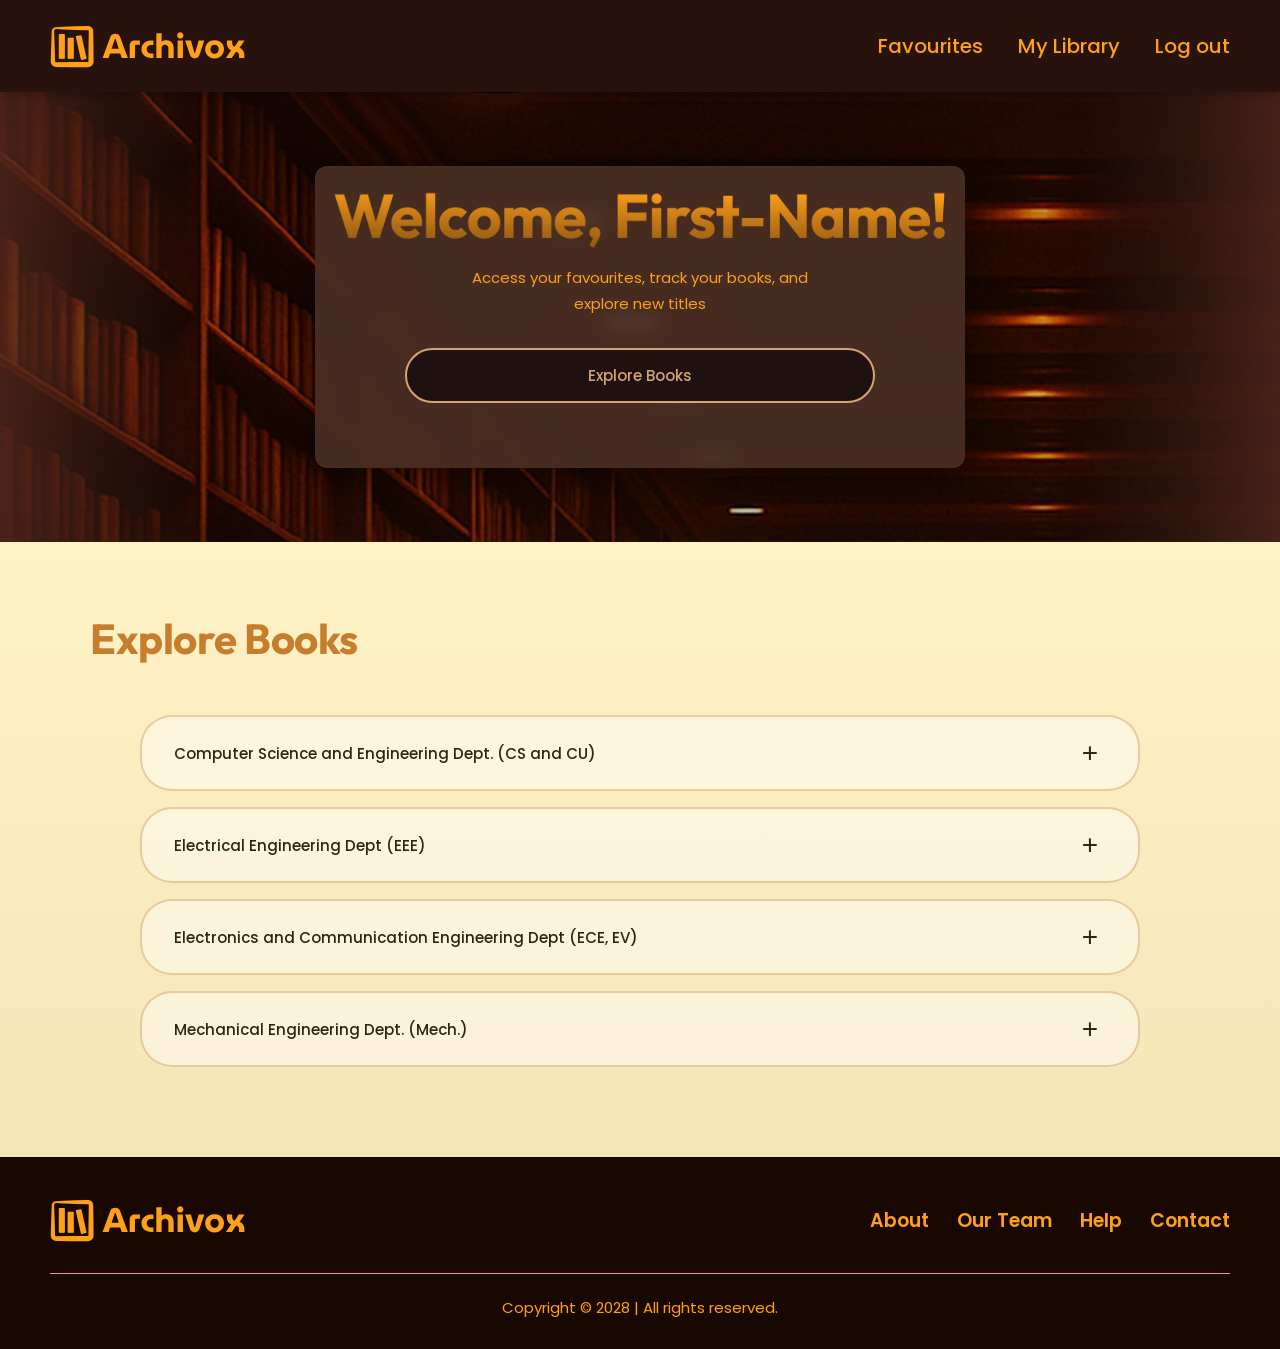
<file: index.html>
<!DOCTYPE html>
<html lang="en">
<head>
    <meta charset="UTF-8">
    <meta name="viewport" content="width=device-width, initial-scale=1.0">
    <title>Archiviox</title>
    <link href="https://fonts.googleapis.com/css2?family=Outfit:wght@300;400;500;600;700;800&family=Poppins:wght@300;400;500;600&display=swap" rel="stylesheet">
    <link rel="stylesheet" href="styles.css">
</head>
<body>
    <script src="script.js"></script>

    <!-- Header Navigation -->
    <header class="header">
        <div class="logo">
            <img src="/Assets/Archivox logo.svg" alt="">
        </div>
        <nav class="nav">
            <a href="#favourites" class="nav-link">Favourites</a>
            <a href="#library" class="nav-link">My Library</a>
            <a href="#logout" class="nav-link">Log out</a>
        </nav>
    </header>

    <!-- Hero Section with Library Background -->
    <section class="hero">
        <div class="hero-overlay"></div>
        <div class="library-shelf library-shelf-left"></div>
        <div class="library-shelf library-shelf-right"></div>
        <div class="hero-content">
            <img src="/Assets/Welcome, First-Name!.png" alt="">
            <p class="hero-subtitle">Access your favourites, track your books, and<br>explore new titles</p>
            <a href="#explore" class="btn-explore">Explore Books</a>
        </div>
    </section>

    <!-- Explore Books Section -->
    <section class="explore-section" id="explore">
        <h2 class="explore-title">Explore Books</h2>
        <div class="departments-container">
            <div class="department-card">
                <span class="department-name">Computer Science and Engineering Dept. (CS and CU)</span>
                <button class="expand-btn" aria-label="Expand">+</button>
            </div>
            <div class="department-card">
                <span class="department-name">Electrical Engineering Dept (EEE)</span>
                <button class="expand-btn" aria-label="Expand">+</button>
            </div>
            <div class="department-card">
                <span class="department-name">Electronics and Communication Engineering Dept (ECE, EV)</span>
                <button class="expand-btn" aria-label="Expand">+</button>
            </div>
            <div class="department-card">
                <span class="department-name">Mechanical Engineering Dept. (Mech.)</span>
                <button class="expand-btn" aria-label="Expand">+</button>
            </div>
        </div>
    </section>

    <!-- Footer -->
    <footer class="footer">
        <div class="footer-content">
            <div class="footer-logo">
                <img src="/Assets/Archivox logo.svg" alt="">
            </div>
            <nav class="footer-nav">
                <a href="#about" class="footer-link">About</a>
                <a href="#team" class="footer-link">Our Team</a>
                <a href="#help" class="footer-link">Help</a>
                <a href="#contact" class="footer-link">Contact</a>
            </nav>
        </div>
        <div class="copyright">
            Copyright © 2028 | All rights reserved.
        </div>
    </footer>
</body>
</html>
</file>
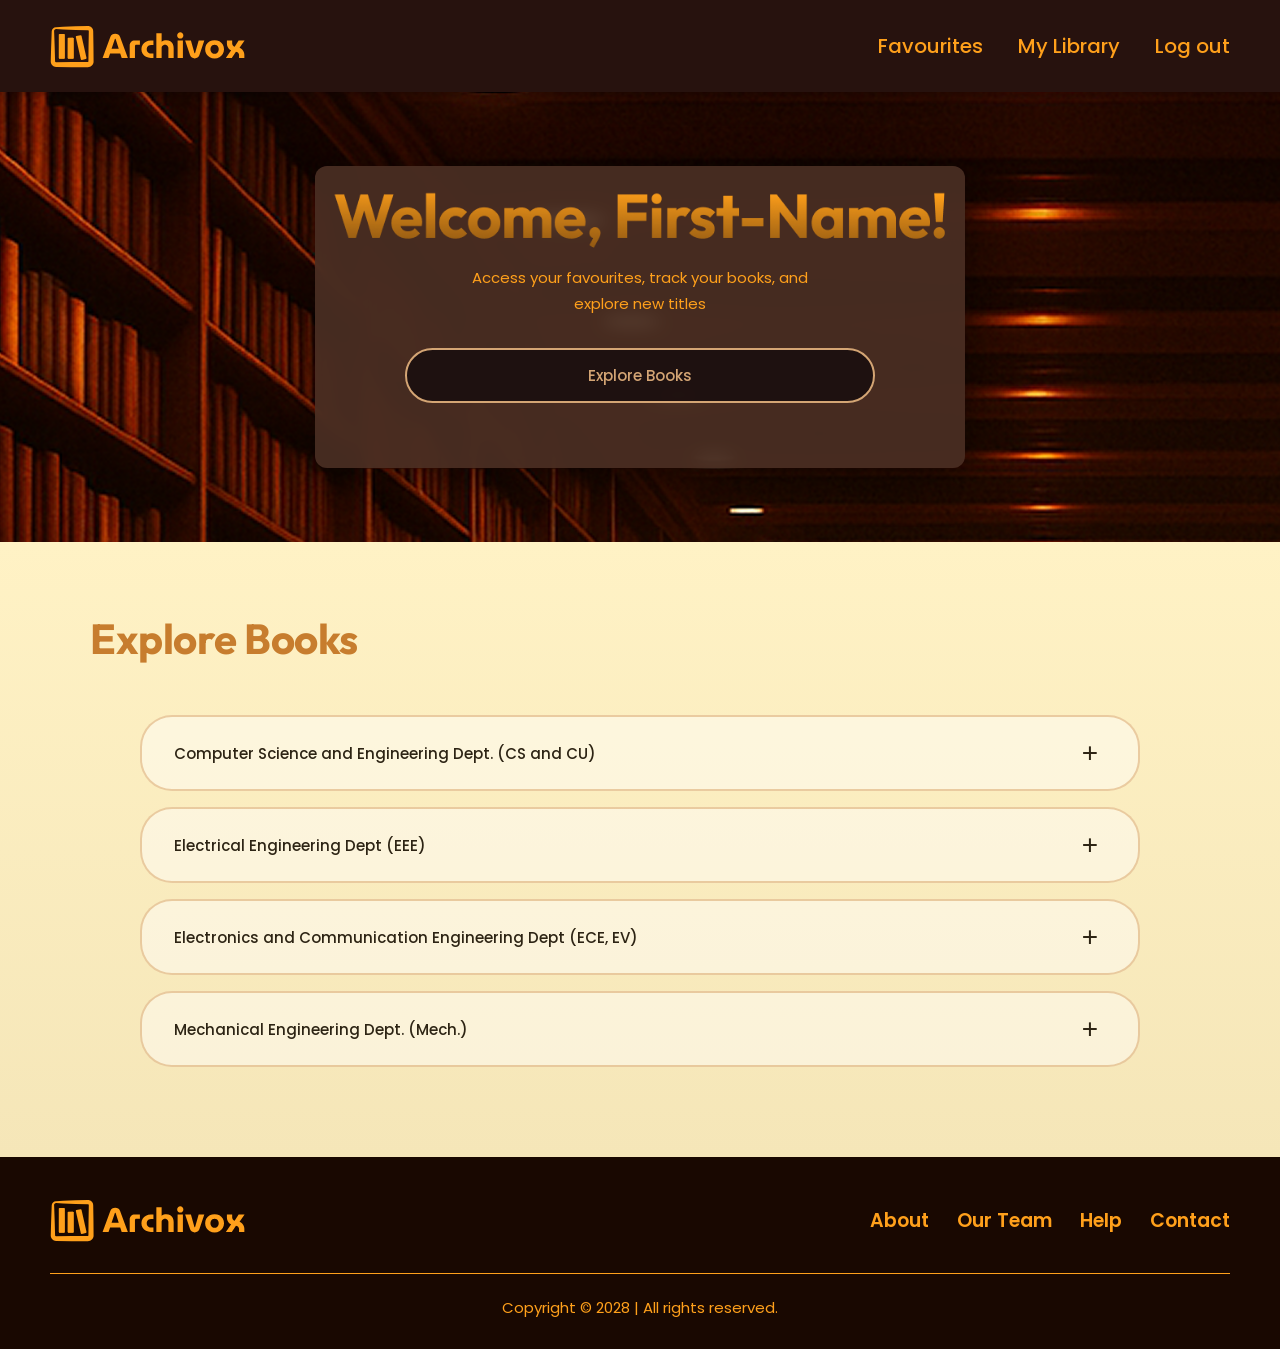
<file: dept.html>
<!DOCTYPE html>
<html lang="en">
<head>
    <meta charset="UTF-8">
    <meta name="viewport" content="width=device-width, initial-scale=1.0">
    <title>Archiviox</title>
    <link href="https://fonts.googleapis.com/css2?family=Outfit:wght@300;400;500;600;700;800&family=Poppins:wght@300;400;500;600&display=swap" rel="stylesheet">
    <link rel="stylesheet" href="styles.css">
</head>
<body>
    <script src="script.js"></script>

    <!-- Header Navigation -->
    <header class="header">
        <div class="logo">
            <img src="/Assets/Archivox logo.svg" alt="">
        </div>
        <nav class="nav">
            <a href="#favourites" class="nav-link">Favourites</a>
            <a href="#library" class="nav-link">My Library</a>
            <a href="#logout" class="nav-link">Log out</a>
        </nav>
    </header>

    <!-- Hero Section with Library Background -->
    <section class="hero">
        <div class="hero-content">
            <img src="/Assets/Welcome, First-Name!.png" alt="">
            <p class="hero-subtitle">Access your favourites, track your books, and<br>explore new titles</p>
            <a href="#explore" class="btn-explore">Explore Books</a>
        </div>
    </section>

    <!-- Explore Books Section -->
    <section class="explore-section" id="explore">
        <h2 class="explore-title">Explore Books</h2>
        <div class="departments-container">
            <div class="department-card">
                <span class="department-name">Computer Science and Engineering Dept. (CS and CU)</span>
                <button class="expand-btn" aria-label="Expand">+</button>
            </div>
            <div class="department-card">
                <span class="department-name">Electrical Engineering Dept (EEE)</span>
                <button class="expand-btn" aria-label="Expand">+</button>
            </div>
            <div class="department-card">
                <span class="department-name">Electronics and Communication Engineering Dept (ECE, EV)</span>
                <button class="expand-btn" aria-label="Expand">+</button>
            </div>
            <div class="department-card">
                <span class="department-name">Mechanical Engineering Dept. (Mech.)</span>
                <button class="expand-btn" aria-label="Expand">+</button>
            </div>
        </div>
    </section>

    <!-- Footer -->
    <footer class="footer">
        <div class="footer-content">
            <div class="footer-logo">
                <img src="/Assets/Archivox logo.svg" alt="">
            </div>
            <nav class="footer-nav">
                <a href="#about" class="footer-link">About</a>
                <a href="#team" class="footer-link">Our Team</a>
                <a href="#help" class="footer-link">Help</a>
                <a href="#contact" class="footer-link">Contact</a>
            </nav>
        </div>
        <div class="copyright">
            Copyright © 2028 | All rights reserved.
        </div>
    </footer>
</body>
</html>
</file>
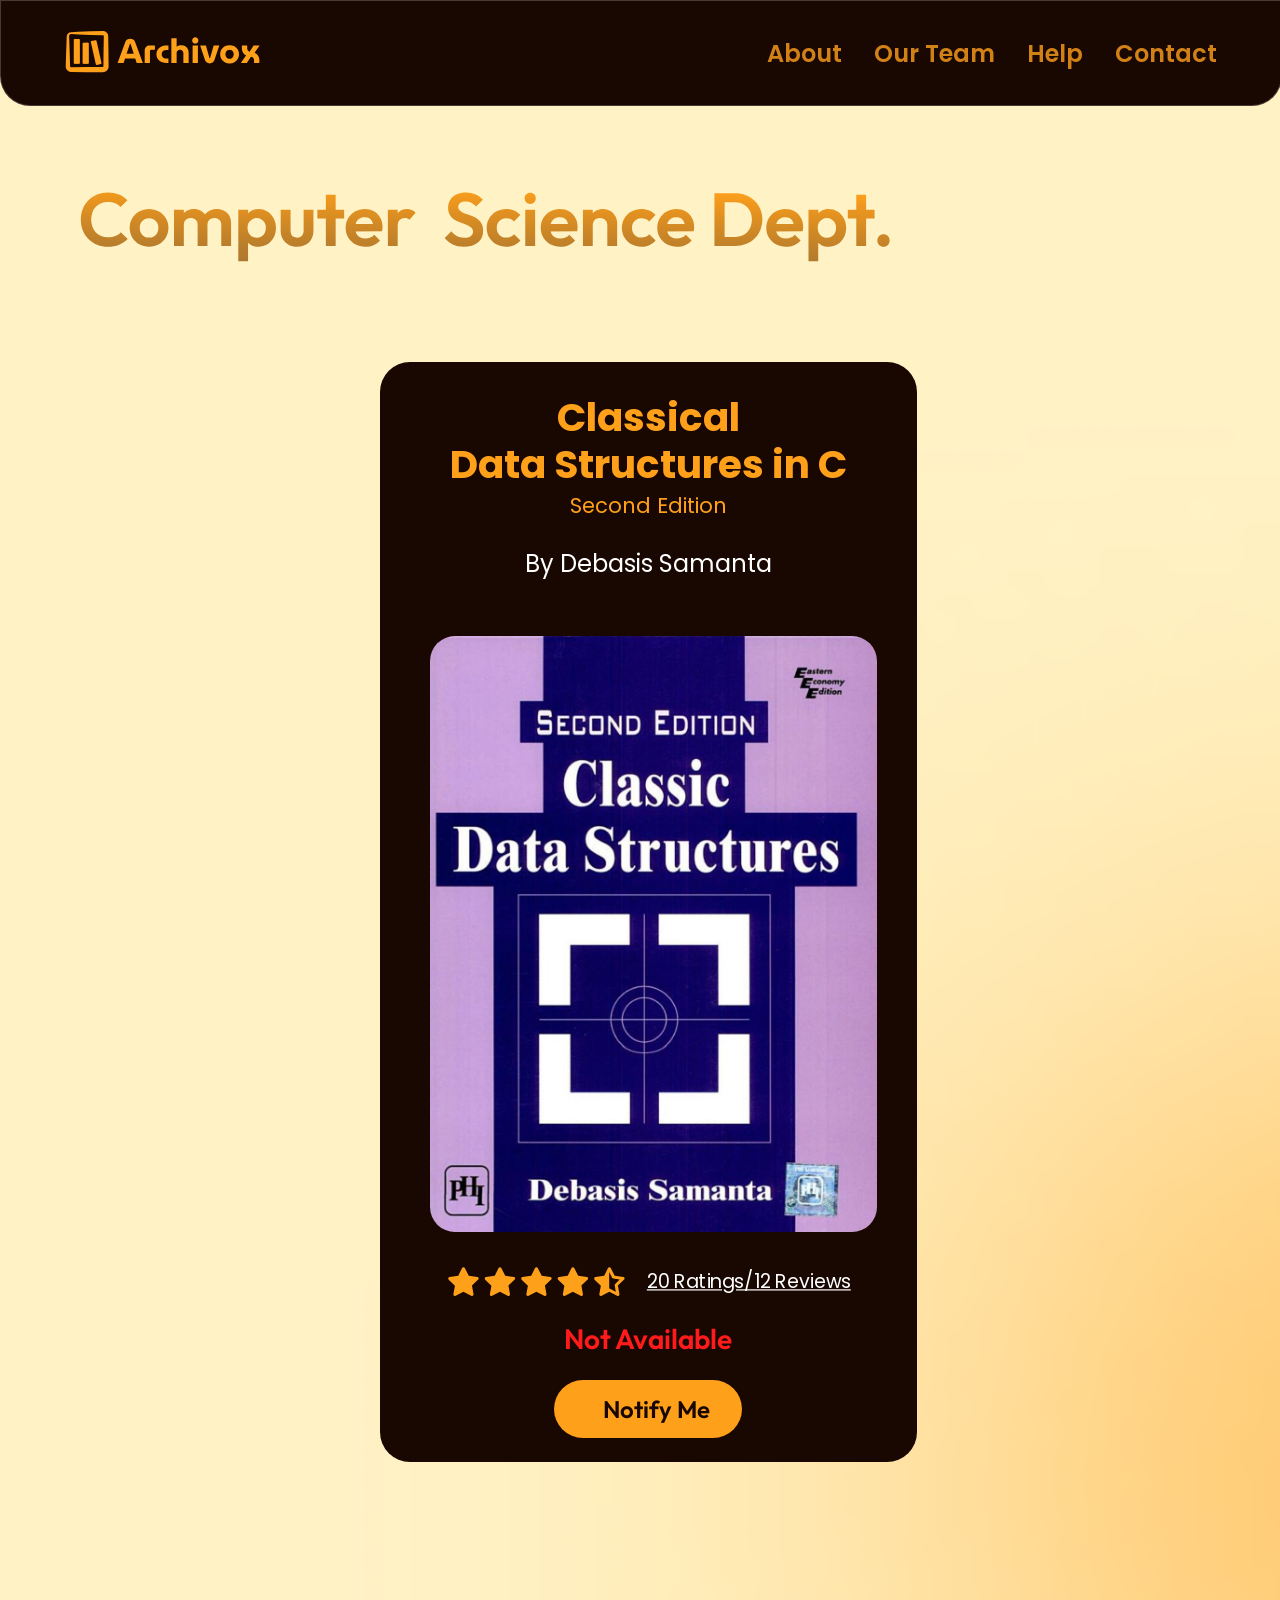
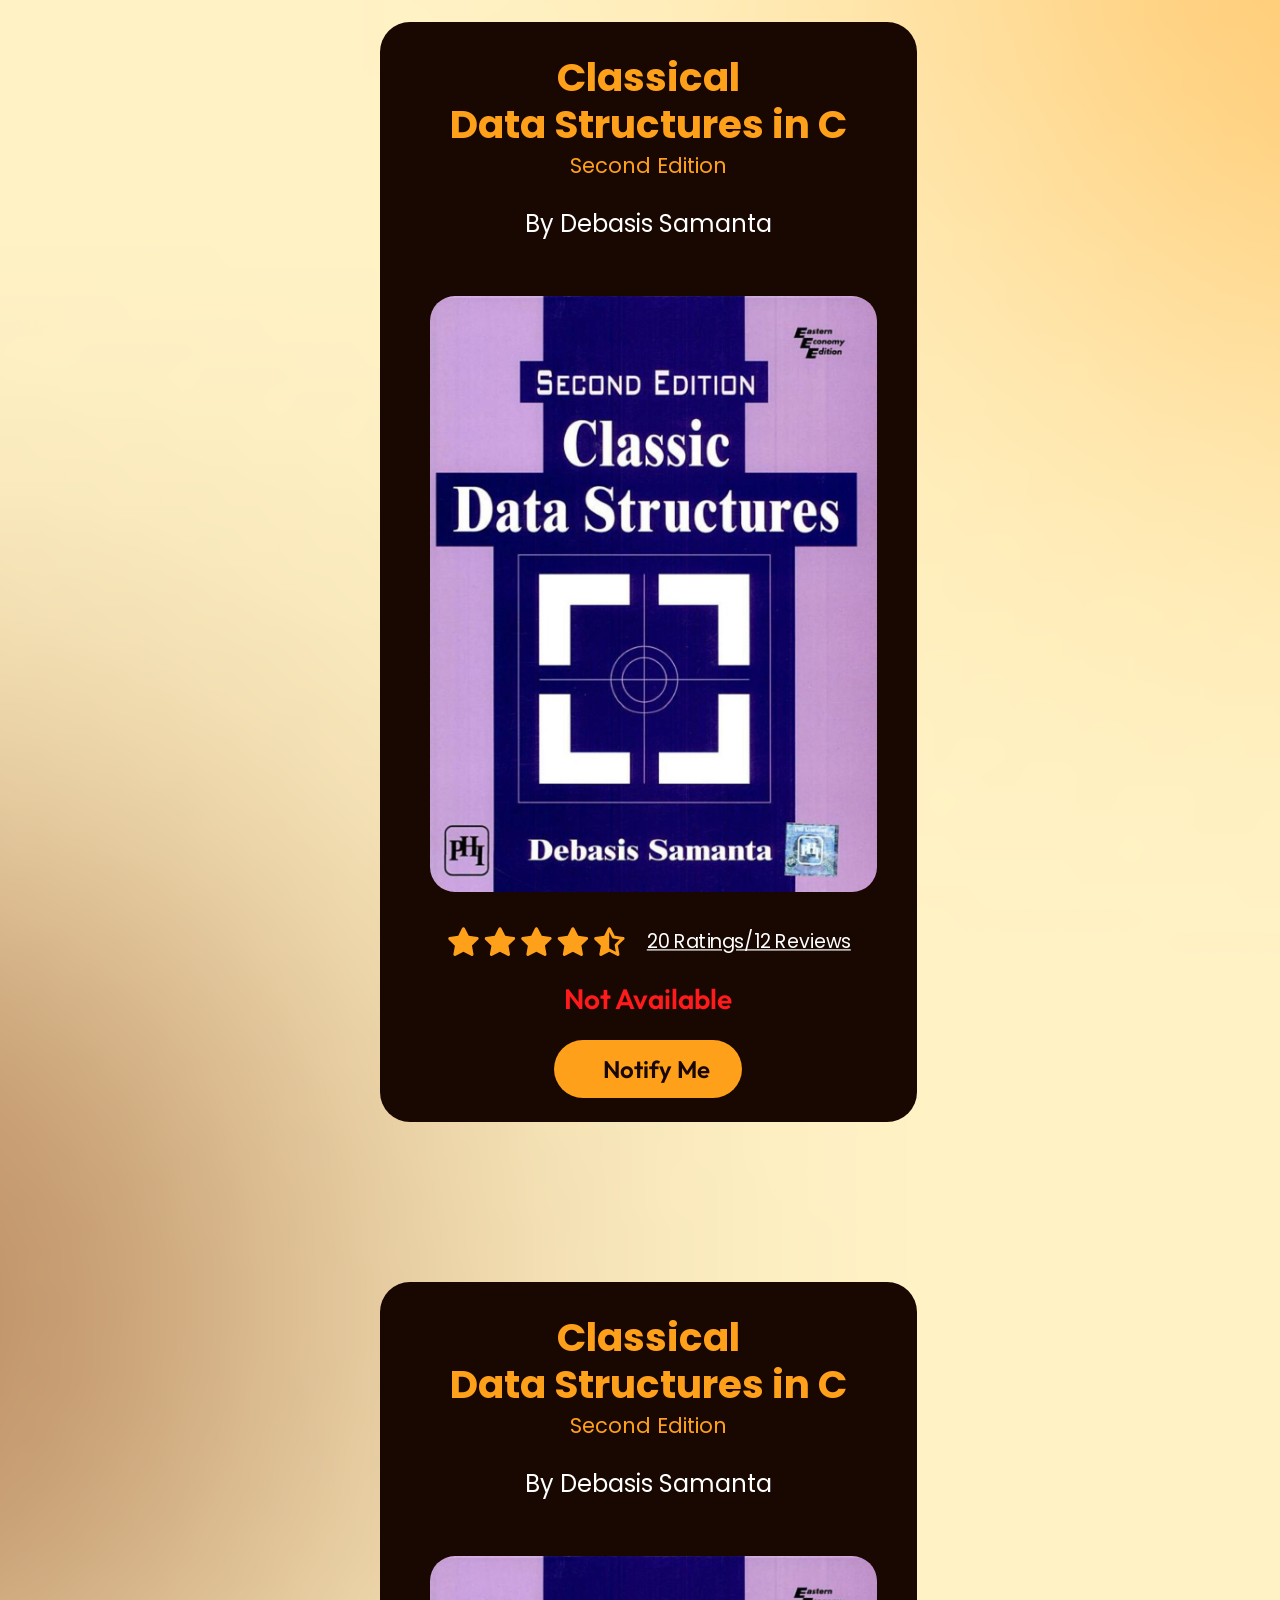
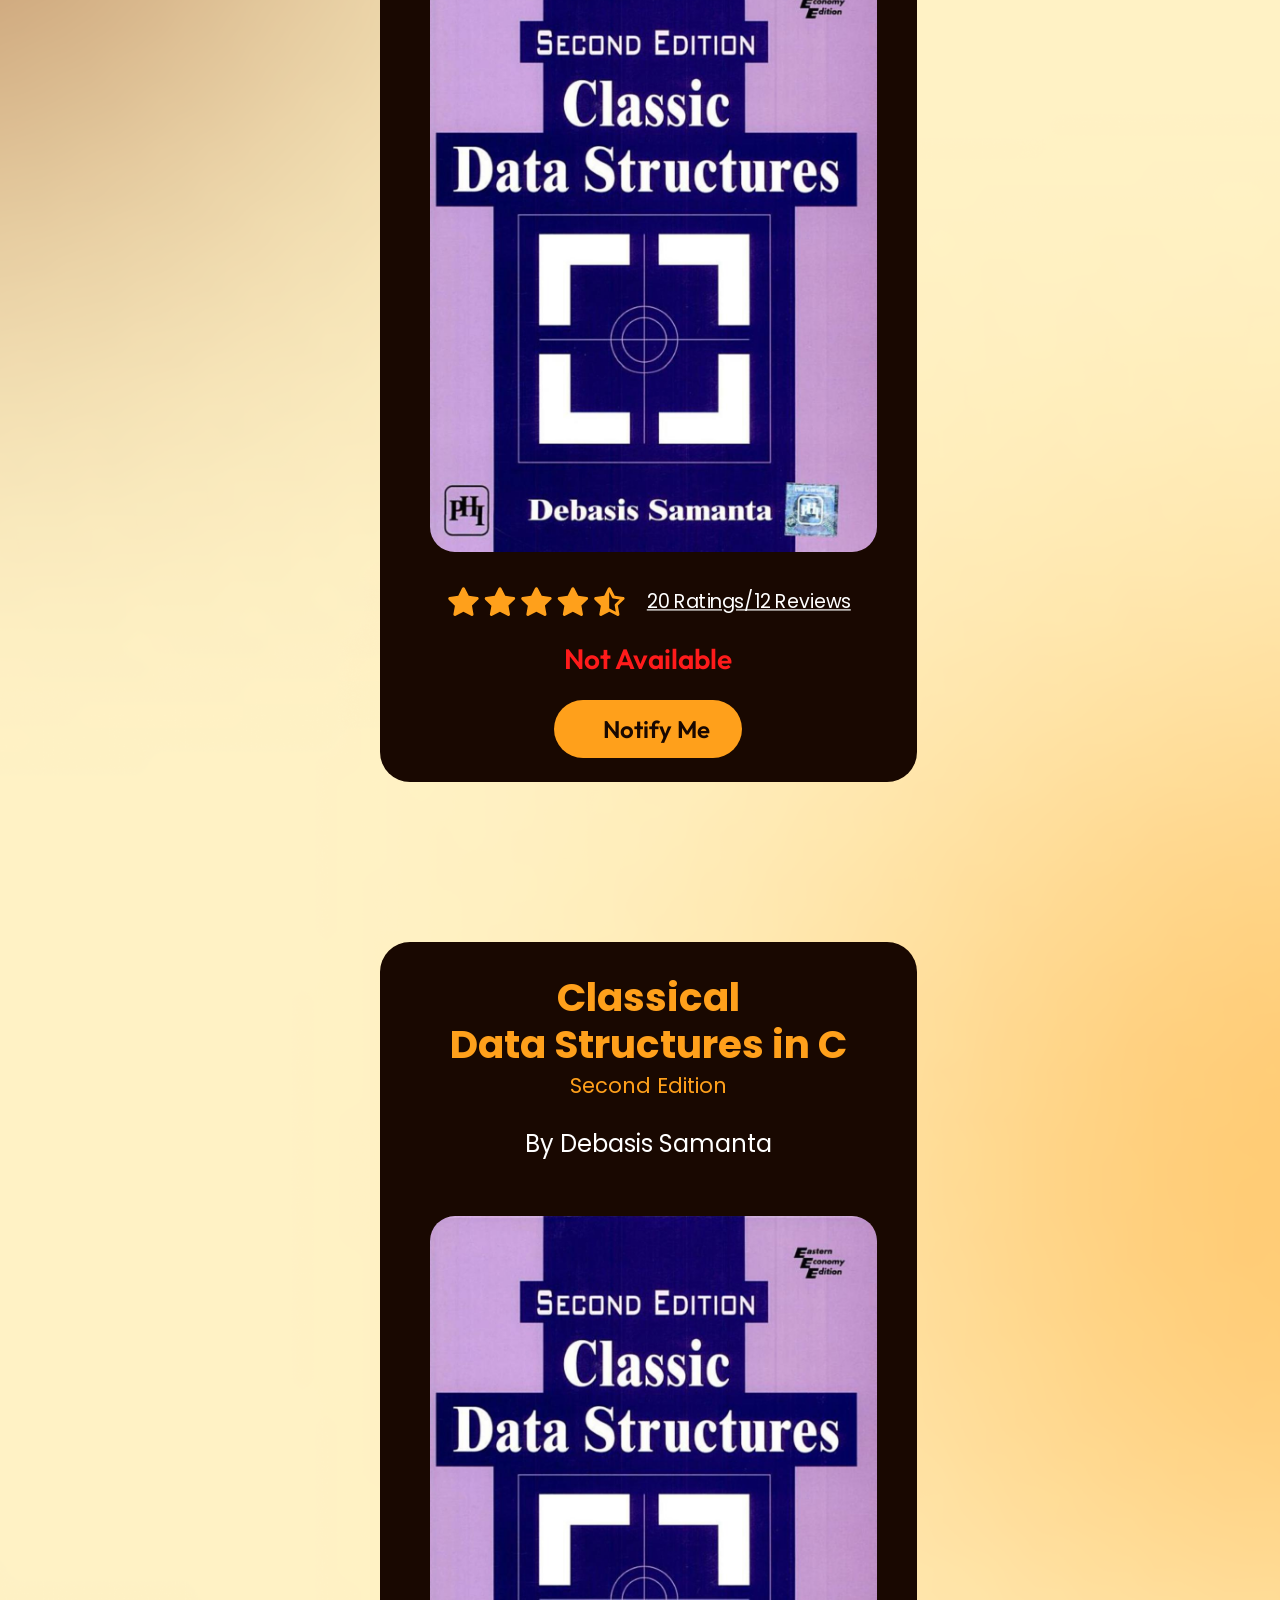
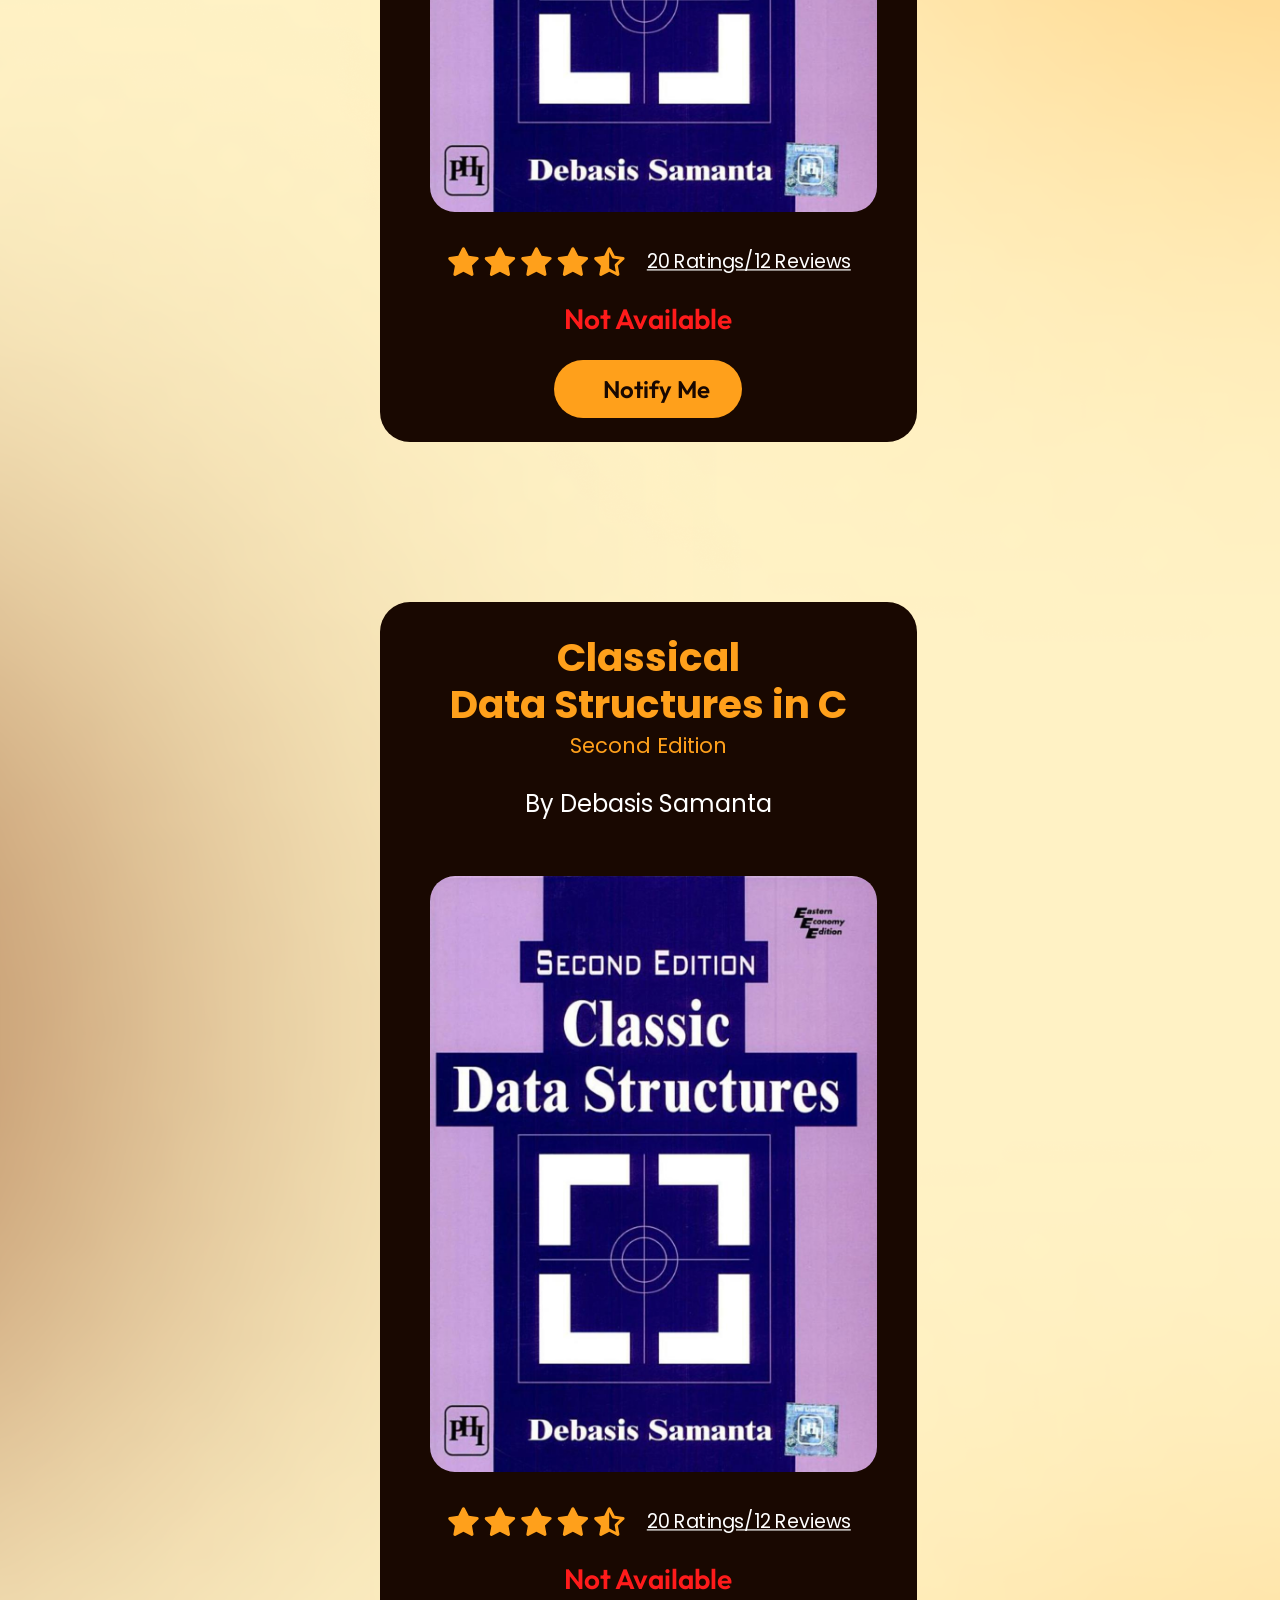
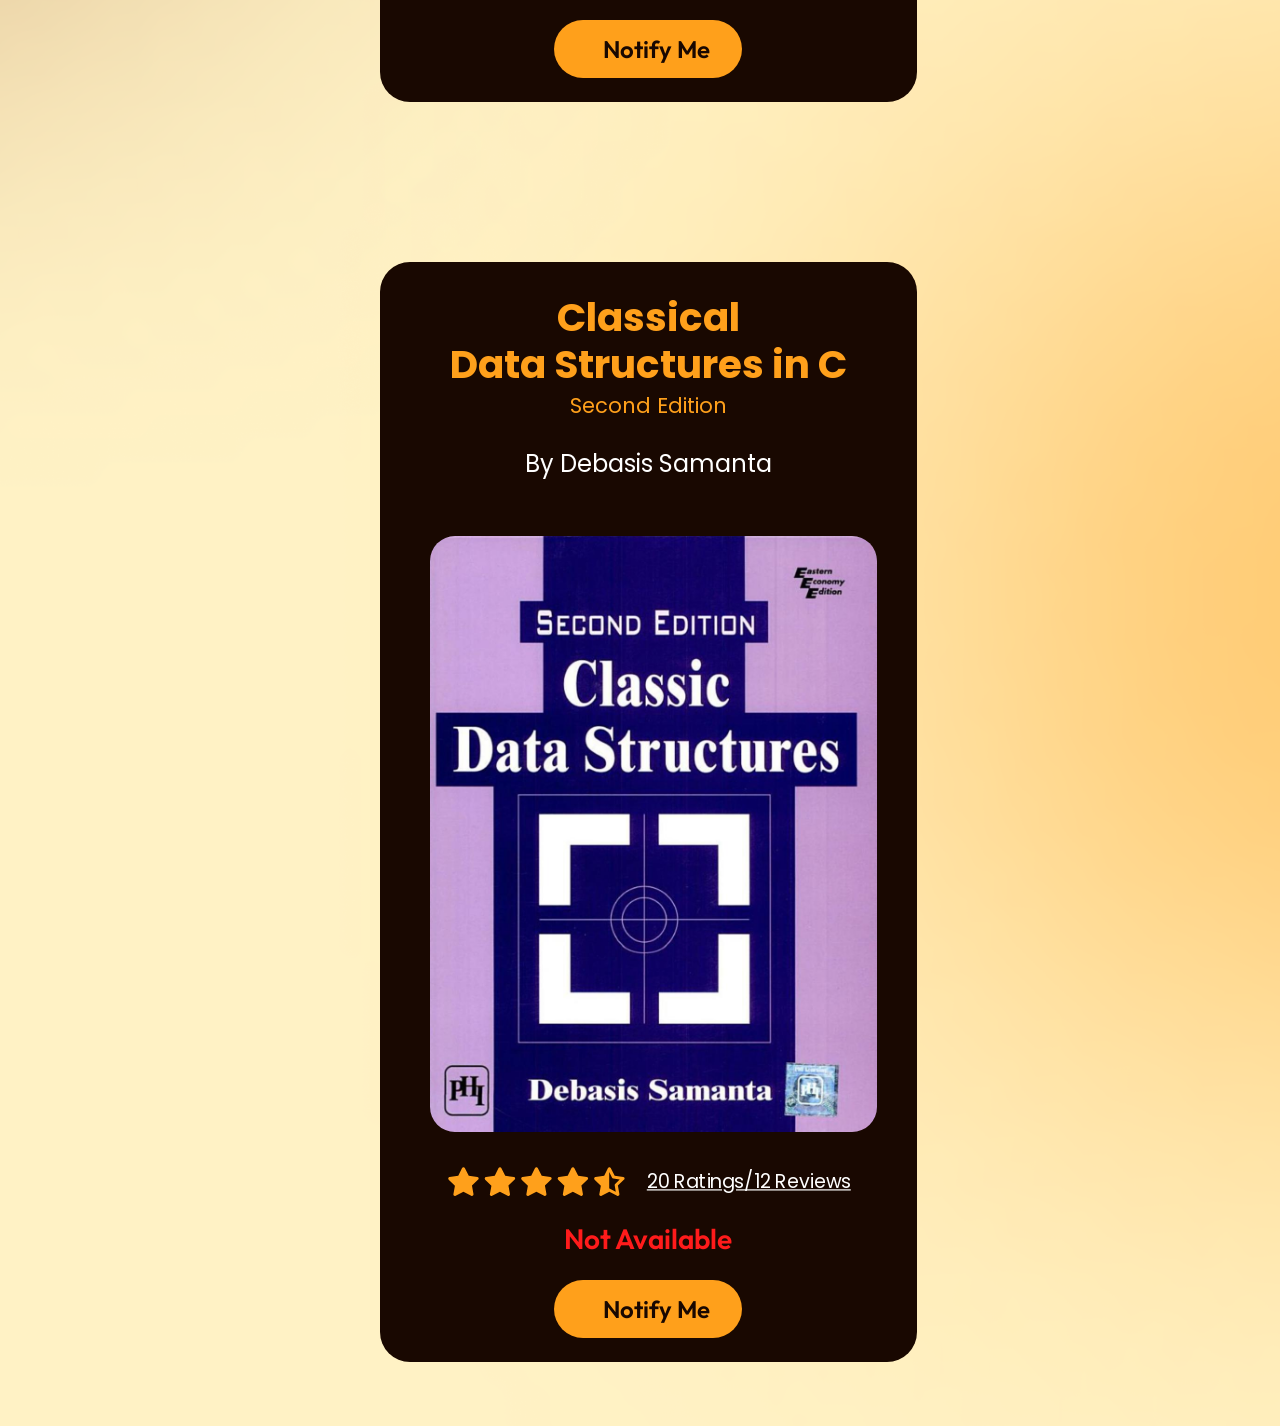
<file: Code/02_Books page/books.html>
<!DOCTYPE html>
<html lang="en">
  <head>
    <meta charset="UTF-8" />
    <meta name="viewport" content="width=device-width, initial-scale=1.0" />
    <title>Archivox - Books</title>
    <link rel="icon" href="/Assets/Logo_sym.svg" />
    <link rel="stylesheet" href="books.css" />
    <link rel="preconnect" href="https://fonts.googleapis.com" />
    <link rel="preconnect" href="https://fonts.gstatic.com" crossorigin />
    <link
      href="https://fonts.googleapis.com/css2?family=Outfit:wght@100..900&family=Poppins:ital,wght@0,100;0,200;0,300;0,400;0,500;0,600;0,700;0,800;0,900;1,100;1,200;1,300;1,400;1,500;1,600;1,700;1,800;1,900&display=swap"
      rel="stylesheet"
    />
  </head>
  <body>
    <!-- Navbar-->
    <div class="library-img-bg">
      <div class="gm-nav-bar">
        <div class="archivox-logo">
          <img src="/Assets/Archivox logo.svg" alt="Archivox" />
        </div>
        <div class="nav-controls">
          <span class="individial-nav-controls">About</span>
          <span class="individial-nav-controls">Our Team</span>
          <span class="individial-nav-controls">Help</span>
          <span class="individial-nav-controls">Contact</span>
        </div>
      </div>
    </div>
    <!-- Hero -->
    <div class="dept-name">
      <img src="/Assets/Computer Science Dept..svg" alt="" />
    </div>

    <div class="books-cards">
      <!-- classical dsa - card -->
      <div class="card">
        <div class="details-section">
          <div class="text-name">
            Classical <br />
            Data Structures in C
          </div>
          <div class="details-edition">Second Edition</div>
          <div class="details-author">By Debasis Samanta</div>
        </div>
        <div class="photo-section">
          <img src="/Assets/Classical Data Structures.jpeg" alt="" />
        </div>
        <div class="bottom-section">
          <div class="ratings">
            <img src="/Assets/5 Stars.svg" alt="" />
            <div>20 Ratings/12 Reviews</div>
          </div>
          <div class="status">Not Available</div>
          <button class="std-drp-dn-btn" id="notifyButton">
            <div id="notifyText">Notify Me</div>
          </button>
        </div>
      </div>

      <!-- classical dsa - card -->
      <div class="card">
        <div class="details-section">
          <div class="text-name">
            Classical <br />
            Data Structures in C
          </div>
          <div class="details-edition">Second Edition</div>
          <div class="details-author">By Debasis Samanta</div>
        </div>
        <div class="photo-section">
          <img src="/Assets/Classical Data Structures.jpeg" alt="" />
        </div>
        <div class="bottom-section">
          <div class="ratings">
            <img src="/Assets/5 Stars.svg" alt="" />
            <div>20 Ratings/12 Reviews</div>
          </div>
          <div class="status">Not Available</div>
          <button class="std-drp-dn-btn" id="notifyButton">
            <div id="notifyText">Notify Me</div>
          </button>
        </div>
      </div>

      <!-- classical dsa - card -->
      <div class="card">
        <div class="details-section">
          <div class="text-name">
            Classical <br />
            Data Structures in C
          </div>
          <div class="details-edition">Second Edition</div>
          <div class="details-author">By Debasis Samanta</div>
        </div>
        <div class="photo-section">
          <img src="/Assets/Classical Data Structures.jpeg" alt="" />
        </div>
        <div class="bottom-section">
          <div class="ratings">
            <img src="/Assets/5 Stars.svg" alt="" />
            <div>20 Ratings/12 Reviews</div>
          </div>
          <div class="status">Not Available</div>
          <button class="std-drp-dn-btn" id="notifyButton">
            <div id="notifyText">Notify Me</div>
          </button>
        </div>
      </div>

      <!-- classical dsa - card -->
      <div class="card">
        <div class="details-section">
          <div class="text-name">
            Classical <br />
            Data Structures in C
          </div>
          <div class="details-edition">Second Edition</div>
          <div class="details-author">By Debasis Samanta</div>
        </div>
        <div class="photo-section">
          <img src="/Assets/Classical Data Structures.jpeg" alt="" />
        </div>
        <div class="bottom-section">
          <div class="ratings">
            <img src="/Assets/5 Stars.svg" alt="" />
            <div>20 Ratings/12 Reviews</div>
          </div>
          <div class="status">Not Available</div>
          <button class="std-drp-dn-btn" id="notifyButton">
            <div id="notifyText">Notify Me</div>
          </button>
        </div>
      </div>

      <!-- classical dsa - card -->
      <div class="card">
        <div class="details-section">
          <div class="text-name">
            Classical <br />
            Data Structures in C
          </div>
          <div class="details-edition">Second Edition</div>
          <div class="details-author">By Debasis Samanta</div>
        </div>
        <div class="photo-section">
          <img src="/Assets/Classical Data Structures.jpeg" alt="" />
        </div>
        <div class="bottom-section">
          <div class="ratings">
            <img src="/Assets/5 Stars.svg" alt="" />
            <div>20 Ratings/12 Reviews</div>
          </div>
          <div class="status">Not Available</div>
          <button class="std-drp-dn-btn" id="notifyButton">
            <div id="notifyText">Notify Me</div>
          </button>
        </div>
      </div>

      <!-- classical dsa - card -->
      <div class="card">
        <div class="details-section">
          <div class="text-name">
            Classical <br />
            Data Structures in C
          </div>
          <div class="details-edition">Second Edition</div>
          <div class="details-author">By Debasis Samanta</div>
        </div>
        <div class="photo-section">
          <img src="/Assets/Classical Data Structures.jpeg" alt="" />
        </div>
        <div class="bottom-section">
          <div class="ratings">
            <img src="/Assets/5 Stars.svg" alt="" />
            <div>20 Ratings/12 Reviews</div>
          </div>
          <div class="status">Not Available</div>
          <button class="std-drp-dn-btn" id="notifyButton">
            <div id="notifyText">Notify Me</div>
          </button>
        </div>
      </div>
    </div>
    <script src="books.js"></script>
  </body>
</html>
</file>
<file: styles.css>
/* Reset and Base Styles */
* {
    margin: 0;
    padding: 0;
    box-sizing: border-box;
}

body {
    font-family: 'Poppins', sans-serif;
    background-color: #000;
    color: #fff;
    overflow-x: hidden;
}

/* Header Styles */
.header {
    background-color: rgba(42, 20, 15, 0.95);
    padding: 18px 50px;
    display: flex;
    justify-content: space-between;
    align-items: center;
    position: relative;
    z-index: 1000;
    box-shadow: 0 2px 10px rgba(0, 0, 0, 0.3);
}

.logo {
    display: flex;
    align-items: center;
    gap: 10px;
}

.logo-icon {
    width: 26px;
    height: 26px;
    background-color: #d4a574;
    display: flex;
    align-items: center;
    justify-content: center;
    font-size: 16px;
    color: #2a140f;
    font-weight: bold;
    border-radius: 3px;
}

.logo-text {
    color: #d4a574;
    font-size: 19px;
    font-weight: 600;
    font-family: 'Outfit', sans-serif;
}

.nav {
    display: flex;
    gap: 35px;
    align-items: center;
}

.nav-link {
    color: #FFA01B;
    text-decoration: none;
    font-size: 20px;
    font-weight: 500;
    transition: all 0.3s ease;
    position: relative;
}

.nav-link:hover {
    color: #f0c897;
}

.nav-link::after {
    content: '';
    position: absolute;
    bottom: -5px;
    left: 0;
    width: 0;
    height: 2px;
    background-color: #d4a574;
    transition: width 0.3s ease;
}

.nav-link:hover::after {
    width: 100%;
}

/* Hero Section */
.hero {
    background: linear-gradient(180deg, #2a140f 0%, #1a0a06 100%);
    min-height: 450px;
    display: flex;
    align-items: center;
    justify-content: center;
    position: relative;
    overflow: hidden;
}

/* Library Background Effect */
.hero::before {
    content: '';
    position: absolute;
    top: 0;
    left: 0;
    right: 0;
    bottom: 0;
    background-image: url(/Assets/background-dept-page.png);

    pointer-events: none;
}

.library-shelf {
    position: absolute;
    top: 0;
    bottom: 0;
    width: 200px;
    background: linear-gradient(90deg, 
        rgba(80, 40, 30, 0.6) 0%,
        rgba(60, 30, 20, 0.4) 50%,
        rgba(40, 20, 15, 0.3) 100%
    );
    pointer-events: none;
}

.library-shelf-left {
    left: 0;
    background: linear-gradient(90deg, 
        rgba(80, 40, 30, 0.8) 0%,
        rgba(60, 30, 20, 0.5) 50%,
        transparent 100%
    );
}

.library-shelf-right {
    right: 0;
    background: linear-gradient(90deg, 
        transparent 0%,
        rgba(60, 30, 20, 0.5) 50%,
        rgba(80, 40, 30, 0.8) 100%
    );
}

.hero-overlay {
    position: absolute;
    top: 0;
    left: 0;
    right: 0;
    bottom: 0;
    background: radial-gradient(
        ellipse at center,
        transparent 0%,
        rgba(26, 10, 6, 0.3) 70%,
        rgba(26, 10, 6, 0.6) 100%
    );
    pointer-events: none;
}

.hero-content {
    display: flex;
    flex-direction: column;
    background: rgba(74, 47, 35, 0.92);
    backdrop-filter: blur(8px);
    padding: 65px 90px;
    border-radius: 12px;
    text-align: center;
    max-width: 650px;
    position: relative;
    z-index: 10;
    box-shadow: 0 10px 40px rgba(0, 0, 0, 0.5);
}

.hero-content img {
    justify-content: center;
    align-items: center;
    transform: scale(1.3);
    margin-top: -2rem;
}

.hero-subtitle {
    color: #FFA01B;
    font-size: 15px;
    margin-bottom: 32px;
    line-height: 1.7;margin-top: 1.5rem;

    font-family: 'Poppins', sans-serif;
    font-weight: 400;
}

.btn-explore {
    background-color: rgba(26, 15, 15, 0.9);
    color: #d4a574;
    padding: 14px 36px;
    border: 2px solid #d4a574;
    border-radius: 28px;
    font-size: 15px;
    font-weight: 500;
    cursor: pointer;
    transition: all 0.3s ease;
    text-decoration: none;
    display: inline-block;
    font-family: 'Poppins', sans-serif;
}

.btn-explore:hover {
    background-color: #d4a574;
    color: #1a0f0f;
    transform: translateY(-2px);
    box-shadow: 0 6px 20px rgba(212, 165, 116, 0.4);
}

/* Explore Section */
.explore-section {
    background: linear-gradient(180deg, #FFF2C5 0%, #f5e6b8 100%);
    padding: 70px 50px 90px;
    min-height: 400px;
}

.explore-title {
    color: #c77d2e;
    font-size: 42px;
    margin-bottom: 50px;
    margin-left: 40px;
    font-family: 'Outfit', sans-serif;
    font-weight: 700;
    letter-spacing: -0.5px;
}

.departments-container {
    max-width: 1000px;
    margin: 0 auto;
    display: flex;
    flex-direction: column;
    gap: 16px;
}

.department-card {
    background-color: rgba(255, 255, 255, 0.45);
    border: 2.5px solid rgba(199, 125, 46, 0.35);
    border-radius: 32px;
    padding: 20px 32px;
    display: flex;
    justify-content: space-between;
    align-items: center;
    cursor: pointer;
    transition: all 0.3s ease;
}

.department-card:hover {
    background-color: rgba(255, 255, 255, 0.65);
    border-color: rgba(199, 125, 46, 0.55);
    transform: translateX(8px);
    box-shadow: 0 4px 15px rgba(199, 125, 46, 0.2);
}

.department-name {
    color: #2d2414;
    font-size: 15px;
    font-weight: 500;
    font-family: 'Poppins', sans-serif;
}

.expand-btn {
    background: none;
    border: none;
    color: #2d2414;
    font-size: 28px;
    cursor: pointer;
    width: 32px;
    height: 32px;
    display: flex;
    align-items: center;
    justify-content: center;
    font-weight: 400;
    transition: transform 0.3s ease;
}

.expand-btn:hover {
    transform: rotate(90deg);
}

/* Footer */
.footer {
    background: #190801;
    padding: 35px 50px 30px;
    color: #FFA01B;
}

.footer-content {
    display: flex;
    justify-content: space-between;
    align-items: center;
    margin-bottom: 25px;
}

.footer-logo {
    display: flex;
    align-items: center;
    gap: 10px;
}

.footer-nav {
    display: flex;
    gap: 28px;
}

.footer-link {
    color: #FFA01B;
    text-decoration: none;
    font-size: 19px;
    font-weight: 550;
    /* font-weight: 400; */
    transition: all 0.3s ease;
    font-family: 'Poppins', sans-serif;
}

.footer-link:hover {
    color: #f0c897;
    text-decoration: underline;
}

.copyright {
    text-align: center;
    color: #FFA01B;
    font-size: 15px;
    padding-top: 22px;
    border-top: 1px solid #FFA01B;
    font-family: 'Poppins', sans-serif;
    font-weight: 400;
}

/* Responsive Design */
@media (max-width: 768px) {
    .header {
        padding: 15px 25px;
        flex-direction: column;
        gap: 15px;
    }

    .nav {
        gap: 20px;
    }

    .hero-content {
        padding: 50px 40px;
        max-width: 90%;
    }

    .hero-title {
        font-size: 36px;
    }

    .explore-section {
        padding: 50px 25px 70px;
    }

    .explore-title {
        font-size: 32px;
        margin-left: 0;
    }

    .departments-container {
        max-width: 100%;
    }

    .footer-content {
        flex-direction: column;
        gap: 20px;
        text-align: center;
    }

    .footer-nav {
        flex-wrap: wrap;
        justify-content: center;
    }
}



.ripple {
    position: absolute;
    border-radius: 50%;
    transform: scale(0);
    animation: ripple-effect 0.6s linear;
    background-color: rgba(212, 165, 116, 0.4);
    pointer-events: none;
}
@keyframes ripple-effect {
    to {
        transform: scale(4);
        opacity: 0;
    }
}
</file>
<file: Code/02_Books page/books.css>
*{
    margin: 0px;
    padding: 0px;
}
body{
    background-image: url(/Assets/Design\ -\ home-page.png);
    background-size: cover;
    background-position: center center;

}

/* nav bar */
.gm-nav-bar{
    height: 6.5rem;
    width: 100%;
    background-color: #190801;
    border-radius: 1.875rem;
    border-top-left-radius: 0;
    border-top-right-radius: 0;
    opacity: 1;
    border: 1px solid rgba(255, 255, 255, 0.2);
    backdrop-filter: blur(25px);
    position: fixed;
    top: 0;
    display: flex;
    align-items: center;
    justify-content: space-between;
    z-index: 50;
}

.archivox-logo{
    padding-left: 4rem;
    cursor: pointer;
    transition: all 0.25s ease;
}
.archivox-logo:hover{
    transform: scale(1.05);
}

.nav-controls{
    font-family: "Poppins", sans-serif;
    font-weight: 600;
    font-size: 24px;
    color: #FFA01B;
    display: flex;
    align-items: center;
    padding-right: 4rem;
    gap: 2rem;
}
.individial-nav-controls{
    cursor: pointer;
    opacity: 0.8;
}
.individial-nav-controls:hover{
    opacity: 1;
    transform: scale(1.05);
    transition: all 0.25s ease;
}

/* hero */
.dept-name img{
    margin: 12rem 4rem 4rem 5rem;
}

/* books */
.books-cards{
    margin: 10rem 4rem 4rem 5rem;
    display: flex;
    align-items: center;
    justify-content: center;
    flex-direction: row;
    margin-top: -8rem;

}
.books-cards{
    display: flex;
    align-items: flex-start;
    justify-content: center;
    gap: 4rem;
    flex-wrap: wrap;
    row-gap: 0rem;
}

.card {
    position: relative;
    background-color: #190801;
    width: 537px;
    height: 1100px;
    border-radius: 30px;
    display: flex;
    flex-direction: column;
    align-items: center; /* Center everything horizontally */
    /* Distribute the items vertically */
    justify-content: space-between; 
    padding: 2rem 0; /* Add some vertical padding */
    margin-top: 10rem;
    box-sizing: border-box; /* Ensures padding is included in the height */
}

.card:hover .photo-section img{
    border: 0.35rem solid #FFA01B;
    
}

.details-section{
    border-radius: 30px;
    display: flex;
    flex-direction: column;
}


.text-name{
    position: absolute;
    top: 2rem;
    /* width: 80%; */
    font-size: 39px;
    line-height: 47px;
    font-weight: 700;
    font-family: "Poppins", sans-serif;
    color: #FFA01B;
    align-self: center;
    /* margin-top: -16rem; */
    text-align: center;

}
.details-edition{
    position: absolute;
    top: 8rem;
    font-size: 21px;
    font-weight: 400;
    font-family: "Poppins", sans-serif;
    color: #FFA01B;
    align-self: center;
    /* margin-top: 0.5rem; */
}
.details-author{
    position: absolute;
    top: 11.5rem;
    z-index: 10;
    font-size: 24px;
    font-weight: 400;
    font-family: "Poppins", sans-serif;
    color: white;
    align-self: center;
    text-align: center;
    width: 80%;
    /* margin-top: 1rem; */
}
.photo-section{
    position: absolute;
    top: 15rem;
    width: 447px; 
    height: 596px; 
    /* margin-bottom: -10rem;  */
    z-index: 10;
    border-radius: 30px;
    border: 0.35rem solid transparent;
    transition: all 0.15s ease-in-out;
    
}
.photo-section img{
    position: absolute;
    top: 1.5rem;
    width: 100%;
    height: 100%;
    object-fit: cover;
    border-radius: 30px;
    /* margin-top: -3.5rem; */
    border: 0.35rem solid transparent;
}

/* This is our new container */
.bottom-section {
    position: absolute;
    bottom: 0rem;
    display: flex;
    flex-direction: column;
    align-items: center;
    gap: 1.5rem; /* Adds space between ratings, status, and button */
    z-index: 20;
}

.ratings {
    position: static; 
    transform: scale(1.2);
    display: flex;
    align-items: center; /* Vertically align stars and text */
    flex-direction: row;
    gap: 1rem; /* Space between stars and text */
}

.ratings div {
    color: white;
    font-family: "Poppins", sans-serif;
    font-size: 16px;
    text-decoration: underline;
}

.status {
    position: static; /* Resets positioning */
    transform: none; /* Remove previous transform */
    color: #ff1b1b;
    font-family: "Outfit", sans-serif;
    font-size: 28px;
    font-weight: 600;
}
.status-notify{
    display: flex;
    flex-direction: column;
}

.std-drp-dn-btn{
    margin-bottom: 1.5rem;
    appearance: none;
    padding: 0.5rem;
    font-family: "Outfit", sans-serif;
    font-size: 1.5rem;
    font-weight: 600;
    color: #190801;
    background-color: #FFA01B;
    width: 188px;
    height: 58.3px;
    border-radius: 30px;
    border: none;
    display: flex;
    flex-direction: column;
    justify-content: center;
    align-items: center;
    cursor: pointer;
    border: 0.25rem solid transparent;
    transition: all 0.35s ease;
}
.std-drp-dn-btn div{
    padding-left: 1rem;
}
.std-drp-dn-btn:hover{
    border: 0.25rem solid green;
}
.std-drp-dn-btn.clicked {
    background-color: #28a745; /* A nice shade of green */
    color: white; /* Change text to white for contrast */
}
</file>
